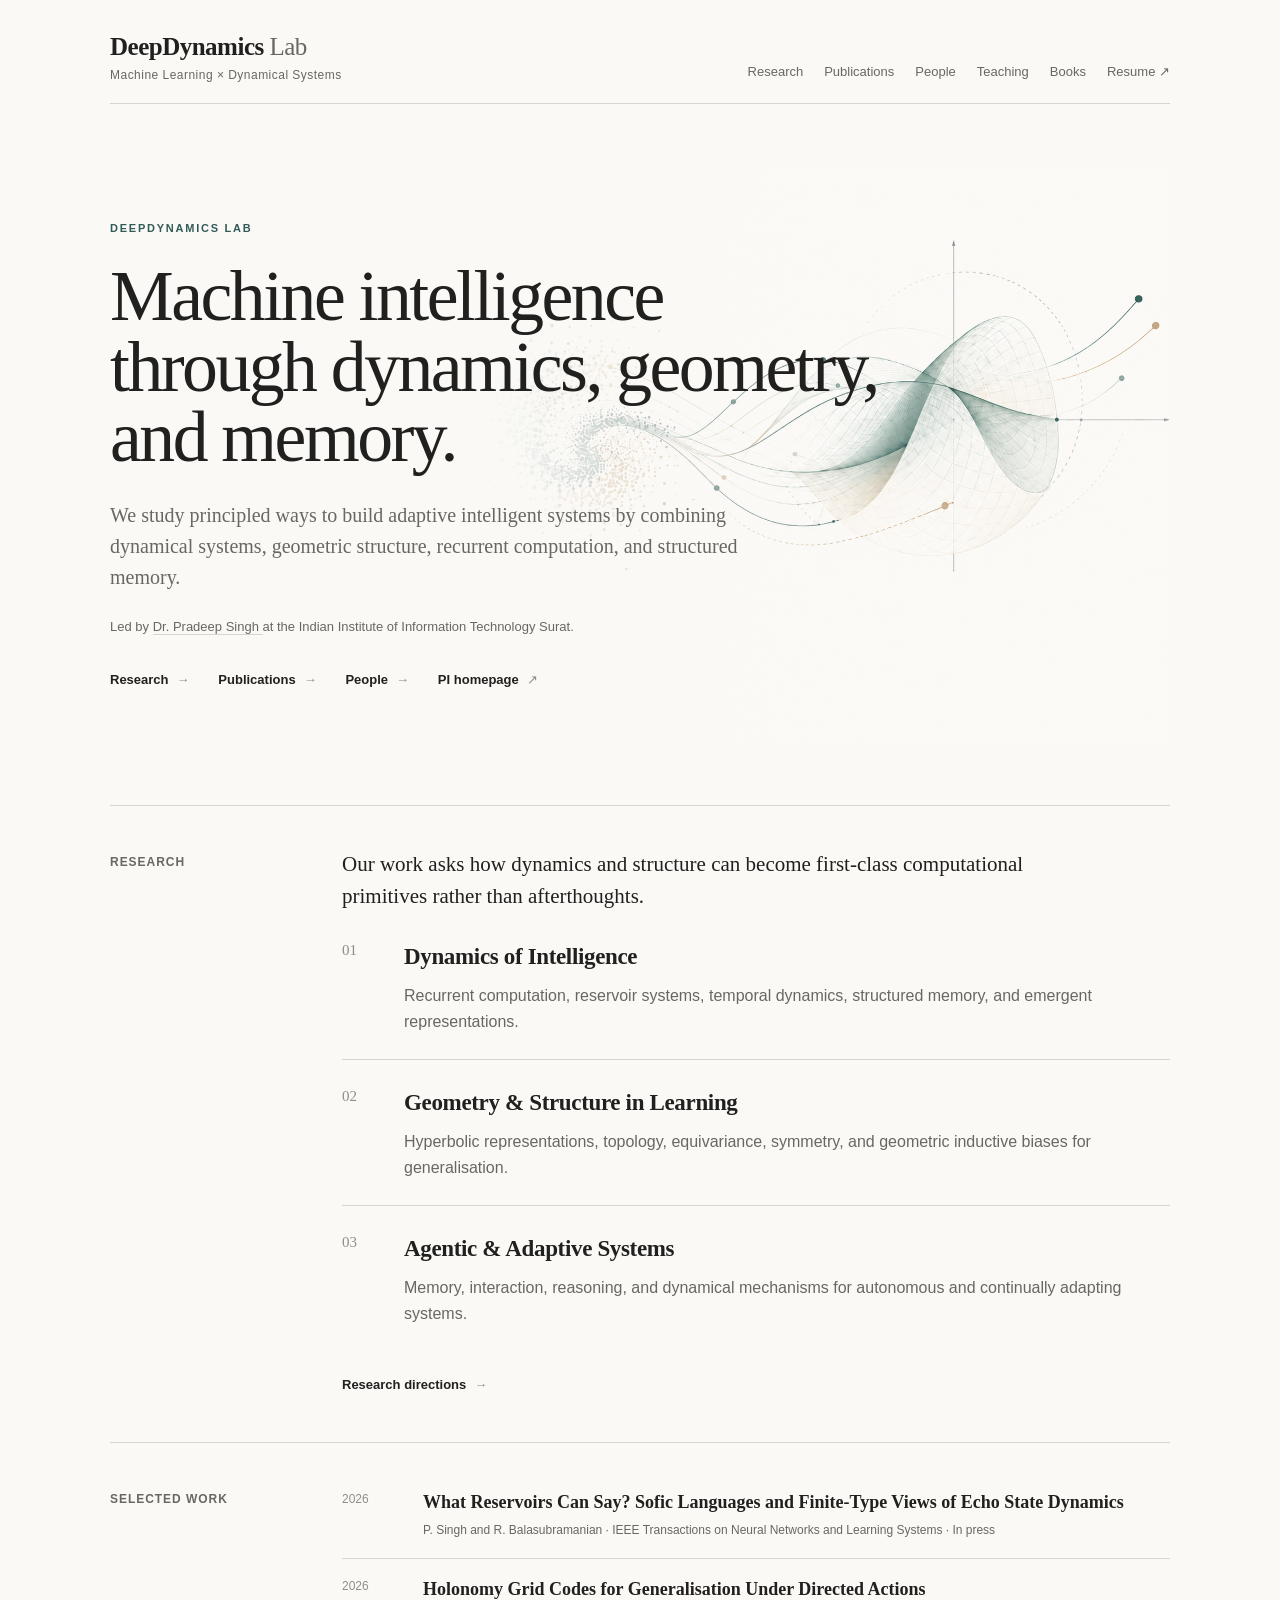
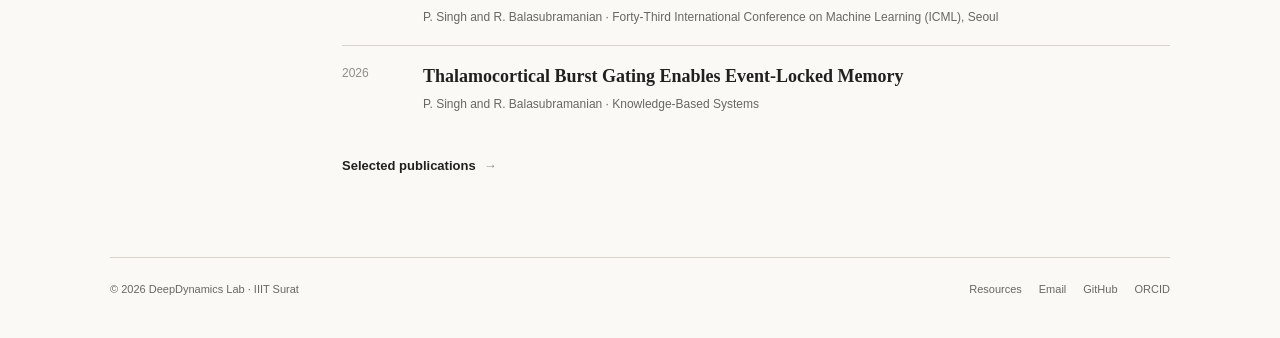
<file: index.html>
<!doctype html>
<html lang="en">

<head>
  <meta charset="utf-8">
  <meta name="viewport" content="width=device-width, initial-scale=1">

  <title>DeepDynamics Lab — IIIT Surat</title>

  <meta
    name="description"
    content="DeepDynamics Lab at IIIT Surat studies machine intelligence through dynamics, geometry, memory, and adaptive computation."
  >

  <meta name="theme-color" content="#faf9f6">

  <link rel="icon" type="image/png" href="favicon.png">
  <link rel="stylesheet" href="styles.css">
</head>


<body>

<div class="site">

  <!-- ======================================================
       HEADER
       ====================================================== -->

  <header class="site-header">

    <a class="identity" href="index.html" aria-label="DeepDynamics Lab home">

      <div class="wordmark">
        DeepDynamics <span>Lab</span>
      </div>

      <div class="identity-note">
        Machine Learning × Dynamical Systems
      </div>

    </a>


    <nav aria-label="Primary navigation">

      <a href="research.html">
        Research
      </a>

      <a href="publications.html">
        Publications
      </a>

      <a href="people.html">
        People
      </a>

      <a href="teaching.html">
        Teaching
      </a>

      <a href="books.html">
        Books
      </a>

      <a
        class="external"
        href="https://drive.google.com/file/d/1pDBHrLN4IbnpTVUFSkuonTu_IJqPFBeE/view"
        target="_blank"
        rel="noopener"
      >
        Resume ↗
      </a>

    </nav>

  </header>



  <main>

    <!-- ======================================================
         HERO
         art.png is rendered as a large background illustration
         ====================================================== -->

    <section class="hero">

      <div class="hero-copy">

        <p class="eyebrow">
          DeepDynamics Lab
        </p>


        <h1>
  <span>Machine intelligence</span>
  <span>through dynamics, geometry,</span>
  <span>and memory.</span>
</h1>


        <p class="dek">
          We study principled ways to build adaptive intelligent systems
          by combining dynamical systems, geometric structure,
          recurrent computation, and structured memory.
        </p>


        <p class="labline">

          Led by
          <a href="people.html">
            Dr. Pradeep Singh
          </a>

          at the Indian Institute of Information Technology Surat.

        </p>


        <div class="hero-links">

          <a class="text-link" href="research.html">
            Research
          </a>

          <a class="text-link" href="publications.html">
            Publications
          </a>

          <a class="text-link" href="people.html">
            People
          </a>

          <a
            class="text-link external"
            href="https://pradeepiitd.github.io/"
            target="_blank"
            rel="noopener"
          >
            PI homepage
          </a>

        </div>

      </div>

    </section>



    <!-- ======================================================
         RESEARCH
         ====================================================== -->

    <section class="section">

      <h2 class="section-title">
        Research
      </h2>


      <div class="section-body">

        <p class="section-lead">
          Our work asks how dynamics and structure can become
          first-class computational primitives rather than afterthoughts.
        </p>


        <ul class="theme-list">

          <li class="theme-item">

            <div class="theme-no">
              01
            </div>

            <div>

              <h3>
                Dynamics of Intelligence
              </h3>

              <p>
                Recurrent computation, reservoir systems, temporal dynamics,
                structured memory, and emergent representations.
              </p>

            </div>

          </li>



          <li class="theme-item">

            <div class="theme-no">
              02
            </div>

            <div>

              <h3>
                Geometry &amp; Structure in Learning
              </h3>

              <p>
                Hyperbolic representations, topology, equivariance,
                symmetry, and geometric inductive biases for generalisation.
              </p>

            </div>

          </li>



          <li class="theme-item">

            <div class="theme-no">
              03
            </div>

            <div>

              <h3>
                Agentic &amp; Adaptive Systems
              </h3>

              <p>
                Memory, interaction, reasoning, and dynamical mechanisms
                for autonomous and continually adapting systems.
              </p>

            </div>

          </li>

        </ul>


        <div class="page-actions">

          <a class="text-link" href="research.html">
            Research directions
          </a>

        </div>

      </div>

    </section>



    <!-- ======================================================
         SELECTED WORK
         ====================================================== -->

    <section class="section">

      <h2 class="section-title">
        Selected work
      </h2>


      <div class="section-body">

        <ul class="work-list">


          <li class="work-item">

            <div class="work-year">
              2026
            </div>


            <div>

              <h3 class="work-title">
                What Reservoirs Can Say? Sofic Languages and
                Finite-Type Views of Echo State Dynamics
              </h3>

              <div class="work-meta">
                P. Singh and R. Balasubramanian ·
                IEEE Transactions on Neural Networks and Learning Systems ·
                In press
              </div>

            </div>

          </li>



          <li class="work-item">

            <div class="work-year">
              2026
            </div>


            <div>

              <h3 class="work-title">
                Holonomy Grid Codes for Generalisation Under Directed Actions
              </h3>

              <div class="work-meta">
                P. Singh and R. Balasubramanian ·
                Forty-Third International Conference on Machine Learning
                (ICML), Seoul
              </div>

            </div>

          </li>



          <li class="work-item">

            <div class="work-year">
              2026
            </div>


            <div>

              <h3 class="work-title">

                <a
                  href="https://doi.org/10.1016/j.knosys.2025.114947"
                  target="_blank"
                  rel="noopener"
                >
                  Thalamocortical Burst Gating Enables Event-Locked Memory
                </a>

              </h3>


              <div class="work-meta">
                P. Singh and R. Balasubramanian ·
                Knowledge-Based Systems
              </div>

            </div>

          </li>

        </ul>


        <div class="page-actions">

          <a class="text-link" href="publications.html">
            Selected publications
          </a>

        </div>

      </div>

    </section>

  </main>



  <!-- ======================================================
       FOOTER
       ====================================================== -->

  <footer class="site-footer">

    <div>
      © <span data-year></span> DeepDynamics Lab · IIIT Surat
    </div>


    <div class="footer-links">

      <a href="resources.html">
        Resources
      </a>

      <a href="mailto:pradeep.singh@iiitsurat.ac.in">
        Email
      </a>

      <a
        href="https://github.com/deepdynamicsai"
        target="_blank"
        rel="noopener"
      >
        GitHub
      </a>

      <a
        href="https://orcid.org/0000-0002-5372-3355"
        target="_blank"
        rel="noopener"
      >
        ORCID
      </a>

    </div>

  </footer>

</div>


<script src="script.js"></script>

</body>

</html>
</file>
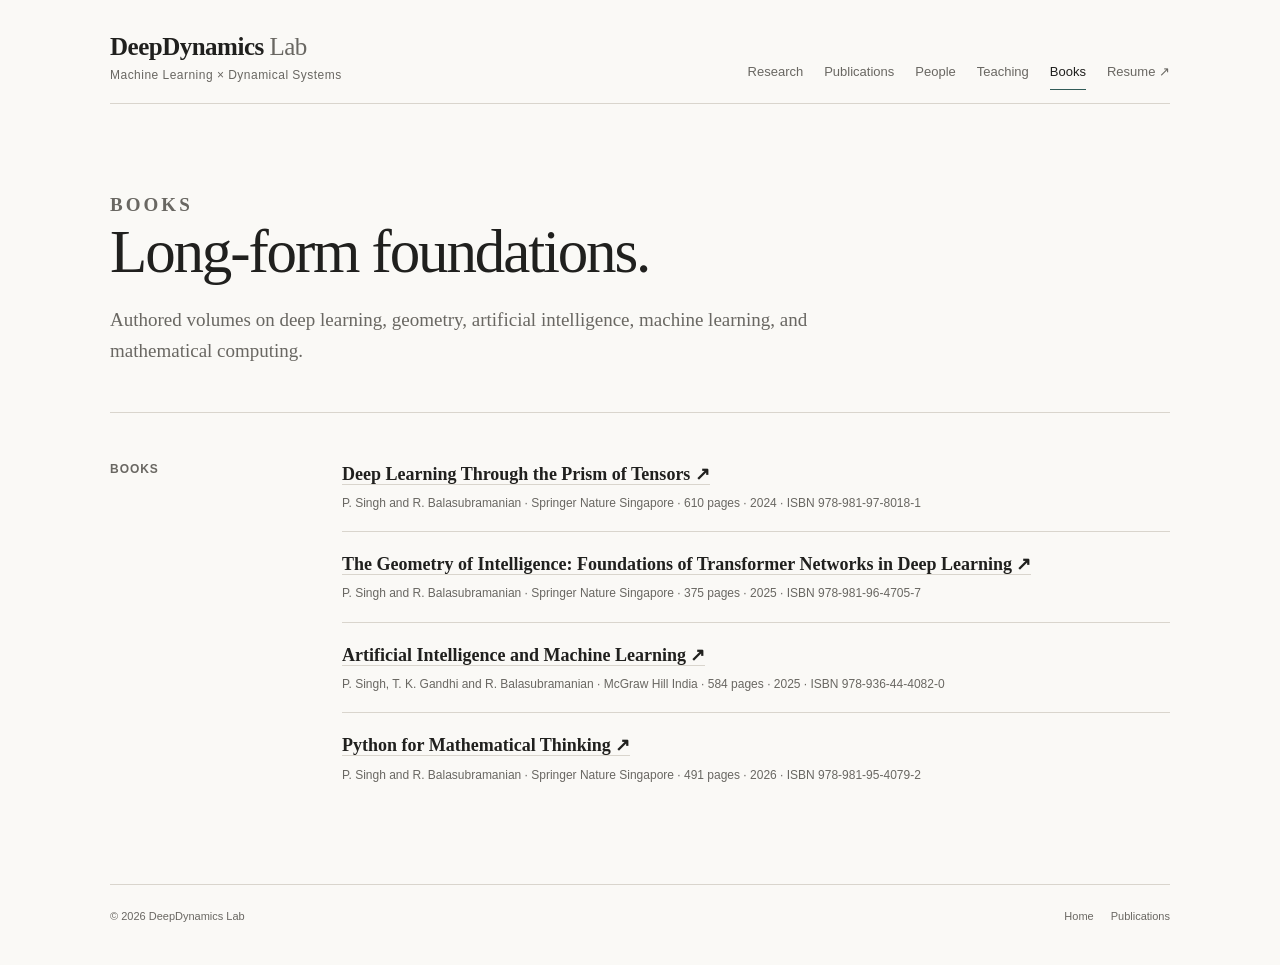
<file: books.html>
<!doctype html><html lang="en"><head>
<meta charset="utf-8"><meta name="viewport" content="width=device-width, initial-scale=1">
<title>Books — DeepDynamics Lab</title><meta name="description" content="Books authored by the principal investigator of DeepDynamics Lab."><meta name="theme-color" content="#faf9f6"><link rel="icon" type="image/png" href="favicon.png"><link rel="stylesheet" href="styles.css"></head><body>
<div class="site"><header class="site-header"><a class="identity" href="index.html"><div class="wordmark">DeepDynamics <span>Lab</span></div><div class="identity-note">Machine Learning × Dynamical Systems </div></a><nav><a href="research.html">Research</a><a href="publications.html">Publications</a><a href="people.html">People</a><a href="teaching.html">Teaching</a><a class="active" href="books.html">Books</a><a class="external" href="https://drive.google.com/file/d/1pDBHrLN4IbnpTVUFSkuonTu_IJqPFBeE/view" target="_blank" rel="noopener">Resume ↗</a></nav></header>
<main>
<section class="page-header"><p class="eyebrow">Books</p><h1>Long-form foundations.</h1><p>Authored volumes on deep learning, geometry, artificial intelligence, machine learning, and mathematical computing.</p></section>
<section class="section"><h2 class="section-title">Books</h2><div class="section-body"><ul class="book-list">
<li class="book-item"><div class="book-title"><a href="https://link.springer.com/book/9789819780181" target="_blank" rel="noopener">Deep Learning Through the Prism of Tensors ↗</a></div><div class="book-meta">P. Singh and R. Balasubramanian · Springer Nature Singapore · 610 pages · 2024 · ISBN 978-981-97-8018-1</div></li>
<li class="book-item"><div class="book-title"><a href="https://link.springer.com/book/9789819647057" target="_blank" rel="noopener">The Geometry of Intelligence: Foundations of Transformer Networks in Deep Learning ↗</a></div><div class="book-meta">P. Singh and R. Balasubramanian · Springer Nature Singapore · 375 pages · 2025 · ISBN 978-981-96-4705-7</div></li>
<li class="book-item"><div class="book-title"><a href="https://www.mheducation.co.in/artificial-intelligence-and-machine-learning-9789364440820-india#tab-label-product-description-title" target="_blank" rel="noopener">Artificial Intelligence and Machine Learning ↗</a></div><div class="book-meta">P. Singh, T. K. Gandhi and R. Balasubramanian · McGraw Hill India · 584 pages · 2025 · ISBN 978-936-44-4082-0</div></li>
<li class="book-item"><div class="book-title"><a href="https://link.springer.com/book/9789819540792" target="_blank" rel="noopener">Python for Mathematical Thinking ↗</a></div><div class="book-meta">P. Singh and R. Balasubramanian · Springer Nature Singapore · 491 pages · 2026 · ISBN 978-981-95-4079-2</div></li>
</ul></div></section>
</main><footer class="site-footer"><div>© <span data-year></span> DeepDynamics Lab</div><div class="footer-links"><a href="index.html">Home</a><a href="publications.html">Publications</a></div></footer></div><script src="script.js"></script></body></html>
</file>
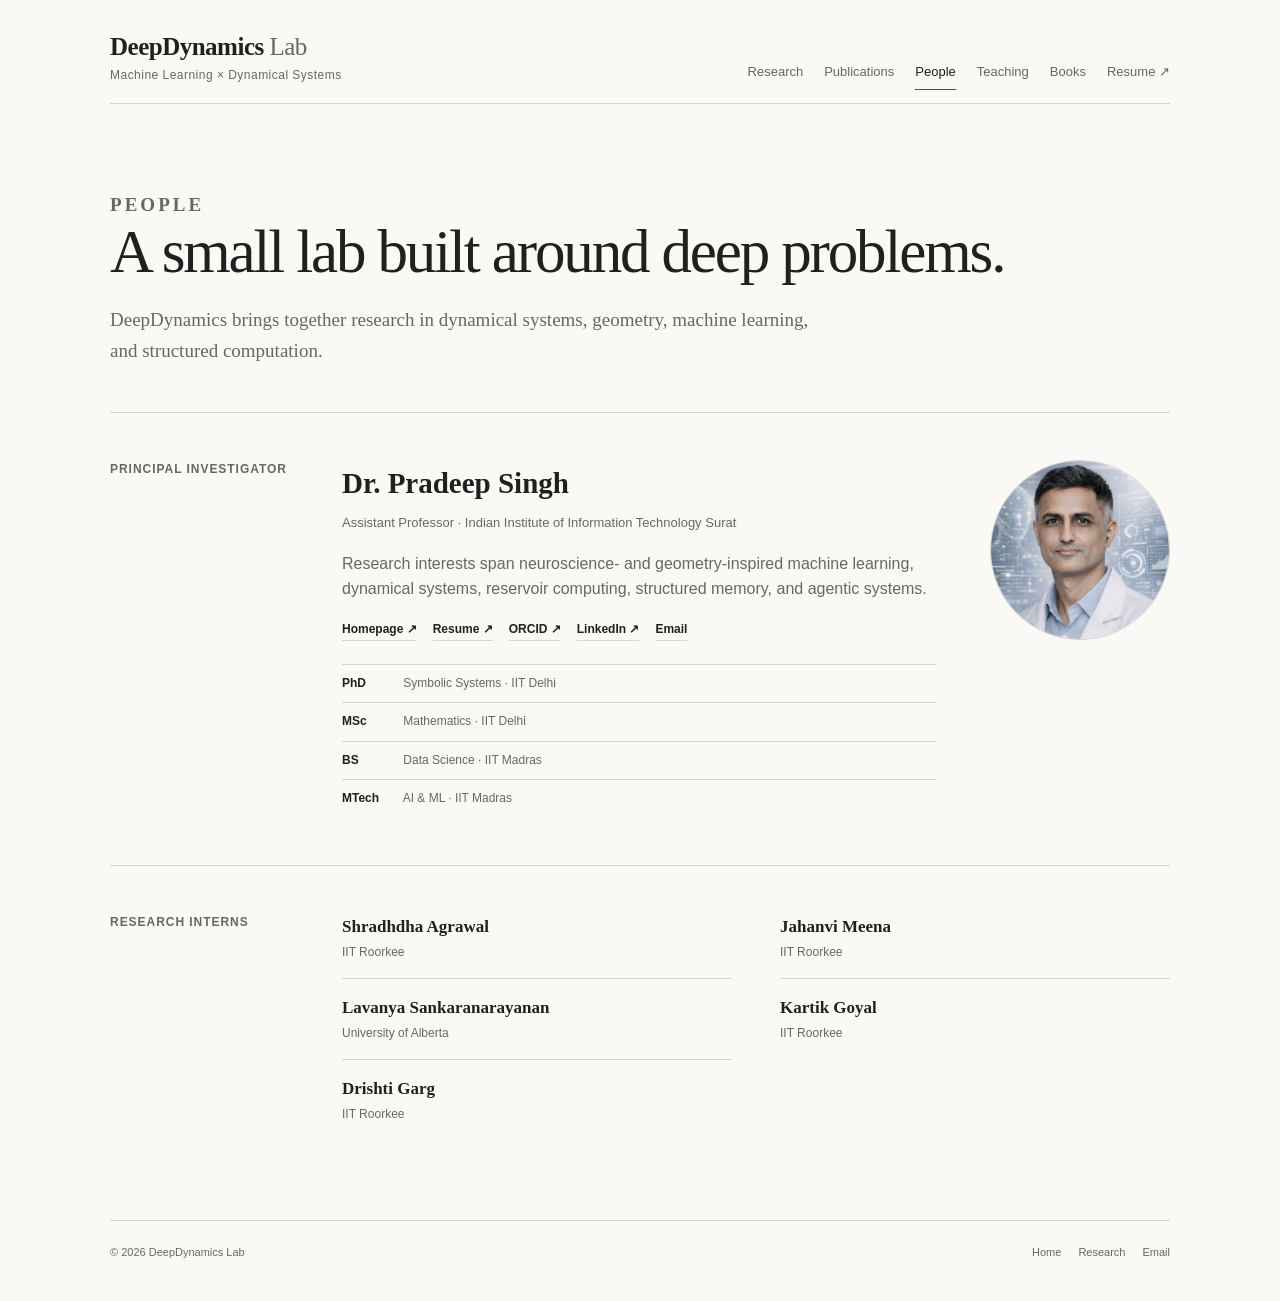
<file: people.html>
<!doctype html><html lang="en"><head>
<meta charset="utf-8"><meta name="viewport" content="width=device-width, initial-scale=1">
<title>People — DeepDynamics Lab</title><meta name="description" content="People at DeepDynamics Lab, IIIT Surat."><meta name="theme-color" content="#faf9f6"><link rel="icon" type="image/png" href="favicon.png"><link rel="stylesheet" href="styles.css"></head><body>
<div class="site"><header class="site-header"><a class="identity" href="index.html"><div class="wordmark">DeepDynamics <span>Lab</span></div><div class="identity-note">Machine Learning × Dynamical Systems</div></a><nav><a href="research.html">Research</a><a href="publications.html">Publications</a><a class="active" href="people.html">People</a><a href="teaching.html">Teaching</a><a href="books.html">Books</a><a class="external" href="https://drive.google.com/file/d/1pDBHrLN4IbnpTVUFSkuonTu_IJqPFBeE/view" target="_blank" rel="noopener">Resume ↗</a></nav></header>
<main>
<section class="page-header"><p class="eyebrow">People</p><h1>A small lab built around deep problems.</h1><p>DeepDynamics brings together research in dynamical systems, geometry, machine learning, and structured computation.</p></section>
<section class="section"><h2 class="section-title">Principal investigator</h2><div class="section-body pi-profile"><div><h2>Dr. Pradeep Singh</h2><p class="pi-role">Assistant Professor · Indian Institute of Information Technology Surat</p><p>Research interests span neuroscience- and geometry-inspired machine learning, dynamical systems, reservoir computing, structured memory, and agentic systems.</p><div class="inline-links"><a href="https://pradeepiitd.github.io/" target="_blank" rel="noopener">Homepage ↗</a><a href="https://drive.google.com/file/d/1pDBHrLN4IbnpTVUFSkuonTu_IJqPFBeE/view" target="_blank" rel="noopener">Resume ↗</a><a href="https://orcid.org/0000-0002-5372-3355" target="_blank" rel="noopener">ORCID ↗</a><a href="https://www.linkedin.com/in/psiitd/" target="_blank" rel="noopener">LinkedIn ↗</a><a href="mailto:pradeep.singh@iiitsurat.ac.in">Email</a></div><ul class="degree-list"><li><strong>PhD</strong> Symbolic Systems · IIT Delhi</li><li><strong>MSc</strong> Mathematics · IIT Delhi</li><li><strong>BS</strong> Data Science · IIT Madras</li><li><strong>MTech</strong> AI & ML · IIT Madras</li></ul></div><img class="portrait" src="pradeep.png" alt="Dr. S. Pradeep"></div></section>
<section class="section"><h2 class="section-title">Research interns</h2><div class="section-body"><ul class="people-list"><li><div class="people-name">Shradhdha Agrawal</div><div class="people-affil">IIT Roorkee</div></li><li><div class="people-name">Jahanvi Meena</div><div class="people-affil">IIT Roorkee</div></li><li><div class="people-name">Lavanya Sankaranarayanan</div><div class="people-affil">University of Alberta</div></li><li><div class="people-name">Kartik Goyal</div><div class="people-affil">IIT Roorkee</div></li><li><div class="people-name">Drishti Garg</div><div class="people-affil">IIT Roorkee</div></li></ul></div></section>
</main><footer class="site-footer"><div>© <span data-year></span> DeepDynamics Lab</div><div class="footer-links"><a href="index.html">Home</a><a href="research.html">Research</a><a href="mailto:pradeep.singh@iiitsurat.ac.in">Email</a></div></footer></div><script src="script.js"></script></body></html>
</file>
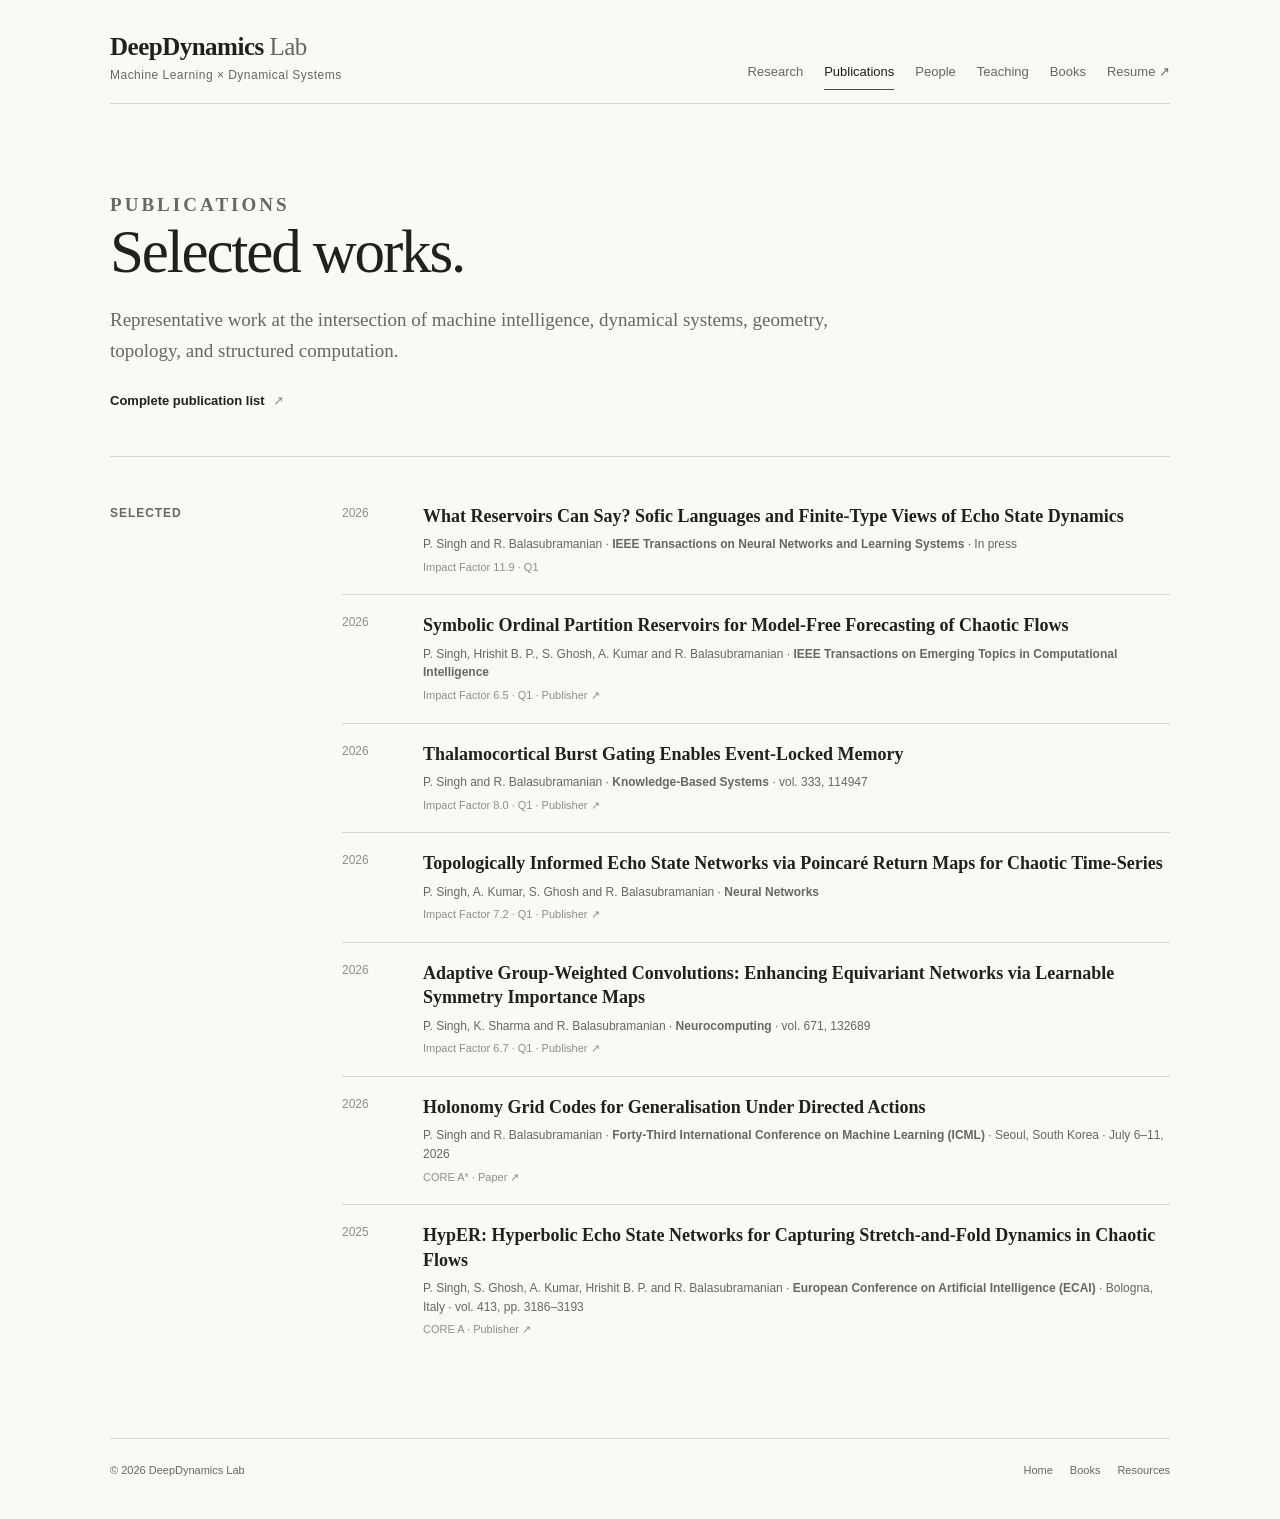
<file: publications.html>
<!doctype html><html lang="en"><head>
<meta charset="utf-8"><meta name="viewport" content="width=device-width, initial-scale=1">
<title>Publications — DeepDynamics Lab</title><meta name="description" content="Selected publications from DeepDynamics Lab."><meta name="theme-color" content="#faf9f6"><link rel="icon" type="image/png" href="favicon.png"><link rel="stylesheet" href="styles.css"></head><body>
<div class="site"><header class="site-header"><a class="identity" href="index.html"><div class="wordmark">DeepDynamics <span>Lab</span></div><div class="identity-note">Machine Learning × Dynamical Systems</div></a><nav><a href="research.html">Research</a><a class="active" href="publications.html">Publications</a><a href="people.html">People</a><a href="teaching.html">Teaching</a><a href="books.html">Books</a><a class="external" href="https://drive.google.com/file/d/1pDBHrLN4IbnpTVUFSkuonTu_IJqPFBeE/view" target="_blank" rel="noopener">Resume ↗</a></nav></header>
<main>
<section class="page-header"><p class="eyebrow">Publications</p><h1>Selected works.</h1><p>Representative work at the intersection of machine intelligence, dynamical systems, geometry, topology, and structured computation.</p><div class="page-actions"><a class="text-link external" href="https://drive.google.com/file/d/1MH9fBGe12Me9x_B-RLjzET-OrBUZmP-F/view" target="_blank" rel="noopener">Complete publication list</a></div></section>
<section class="section"><h2 class="section-title">Selected</h2><div class="section-body"><ul class="work-list">
<li class="work-item"><div class="work-year">2026</div><div><h2 class="work-title">What Reservoirs Can Say? Sofic Languages and Finite-Type Views of Echo State Dynamics</h2><div class="work-meta">P. Singh and R. Balasubramanian · <strong>IEEE Transactions on Neural Networks and Learning Systems</strong> · In press</div><div class="work-notes">Impact Factor 11.9 · Q1</div></div></li>
<li class="work-item"><div class="work-year">2026</div><div><h2 class="work-title"><a href="https://doi.org/10.1109/TETCI.2026.3701390" target="_blank" rel="noopener">Symbolic Ordinal Partition Reservoirs for Model-Free Forecasting of Chaotic Flows</a></h2><div class="work-meta">P. Singh, Hrishit B. P., S. Ghosh, A. Kumar and R. Balasubramanian · <strong>IEEE Transactions on Emerging Topics in Computational Intelligence</strong></div><div class="work-notes">Impact Factor 6.5 · Q1 · <a href="https://doi.org/10.1109/TETCI.2026.3701390" target="_blank" rel="noopener">Publisher ↗</a></div></div></li>
<li class="work-item"><div class="work-year">2026</div><div><h2 class="work-title"><a href="https://doi.org/10.1016/j.knosys.2025.114947" target="_blank" rel="noopener">Thalamocortical Burst Gating Enables Event-Locked Memory</a></h2><div class="work-meta">P. Singh and R. Balasubramanian · <strong>Knowledge-Based Systems</strong> · vol. 333, 114947</div><div class="work-notes">Impact Factor 8.0 · Q1 · <a href="https://doi.org/10.1016/j.knosys.2025.114947" target="_blank" rel="noopener">Publisher ↗</a></div></div></li>
<li class="work-item"><div class="work-year">2026</div><div><h2 class="work-title"><a href="https://doi.org/10.1016/j.neunet.2026.109264" target="_blank" rel="noopener">Topologically Informed Echo State Networks via Poincaré Return Maps for Chaotic Time-Series</a></h2><div class="work-meta">P. Singh, A. Kumar, S. Ghosh and R. Balasubramanian · <strong>Neural Networks</strong></div><div class="work-notes">Impact Factor 7.2 · Q1 · <a href="https://doi.org/10.1016/j.neunet.2026.109264" target="_blank" rel="noopener">Publisher ↗</a></div></div></li>
<li class="work-item"><div class="work-year">2026</div><div><h2 class="work-title"><a href="https://doi.org/10.1016/j.neucom.2026.132689" target="_blank" rel="noopener">Adaptive Group-Weighted Convolutions: Enhancing Equivariant Networks via Learnable Symmetry Importance Maps</a></h2><div class="work-meta">P. Singh, K. Sharma and R. Balasubramanian · <strong>Neurocomputing</strong> · vol. 671, 132689</div><div class="work-notes">Impact Factor 6.7 · Q1 · <a href="https://doi.org/10.1016/j.neucom.2026.132689" target="_blank" rel="noopener">Publisher ↗</a></div></div></li>
<li class="work-item"><div class="work-year">2026</div><div><h2 class="work-title">Holonomy Grid Codes for Generalisation Under Directed Actions</h2><div class="work-meta">P. Singh and R. Balasubramanian · <strong>Forty-Third International Conference on Machine Learning (ICML)</strong> · Seoul, South Korea · July 6–11, 2026</div><div class="work-notes">CORE A* · <a href="https://drive.google.com/file/d/1HjIGmvItN6DhFFA5JbDzCMBHR8f39u__/view" target="_blank" rel="noopener">Paper ↗</a></div></div></li>
<li class="work-item"><div class="work-year">2025</div><div><h2 class="work-title"><a href="https://ebooks.iospress.nl/doi/10.3233/FAIA251184" target="_blank" rel="noopener">HypER: Hyperbolic Echo State Networks for Capturing Stretch-and-Fold Dynamics in Chaotic Flows</a></h2><div class="work-meta">P. Singh, S. Ghosh, A. Kumar, Hrishit B. P. and R. Balasubramanian · <strong>European Conference on Artificial Intelligence (ECAI)</strong> · Bologna, Italy · vol. 413, pp. 3186–3193</div><div class="work-notes">CORE A · <a href="https://ebooks.iospress.nl/doi/10.3233/FAIA251184" target="_blank" rel="noopener">Publisher ↗</a></div></div></li>
</ul></div></section>
</main><footer class="site-footer"><div>© <span data-year></span> DeepDynamics Lab</div><div class="footer-links"><a href="index.html">Home</a><a href="books.html">Books</a><a href="resources.html">Resources</a></div></footer></div><script src="script.js"></script></body></html>
</file>
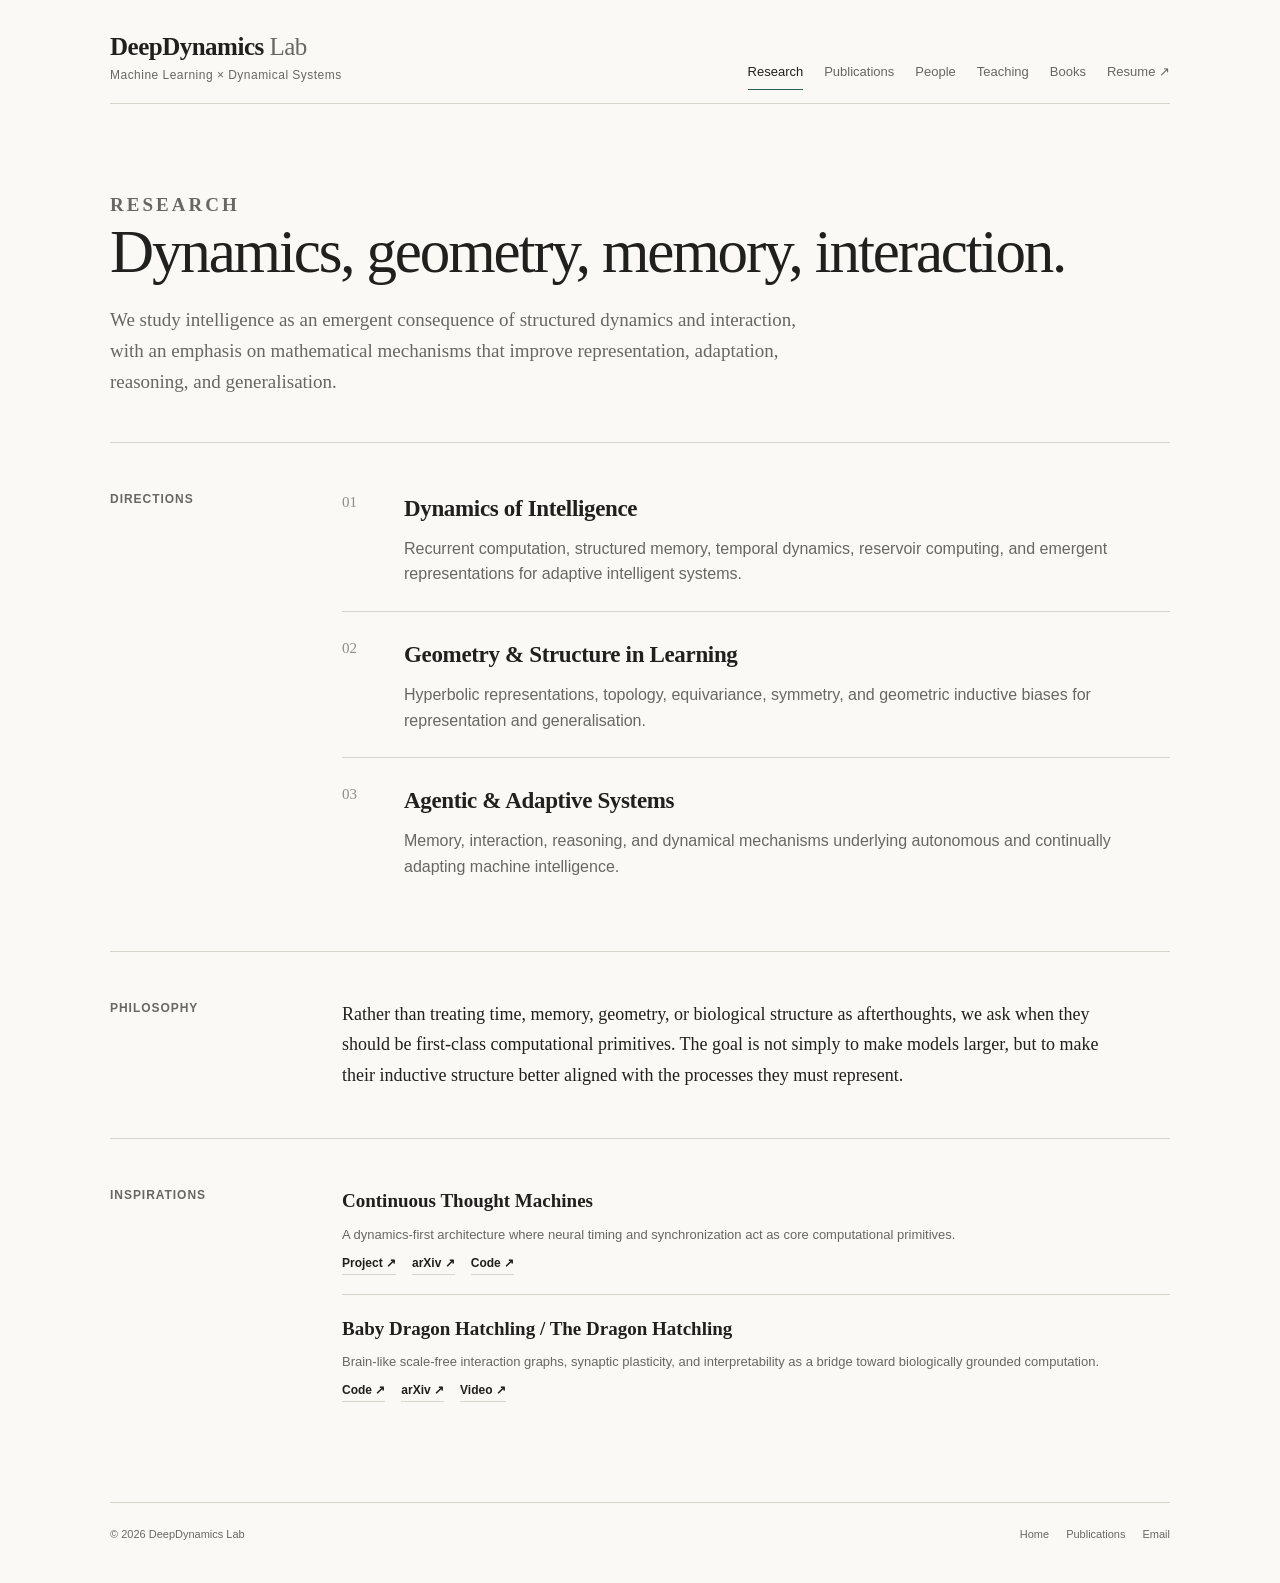
<file: research.html>
<!doctype html><html lang="en"><head>
<meta charset="utf-8"><meta name="viewport" content="width=device-width, initial-scale=1">
<title>Research — DeepDynamics Lab</title><meta name="description" content="Research directions at DeepDynamics Lab, IIIT Surat."><meta name="theme-color" content="#faf9f6"><link rel="icon" type="image/png" href="favicon.png"><link rel="stylesheet" href="styles.css"></head><body>
<div class="site"><header class="site-header"><a class="identity" href="index.html"><div class="wordmark">DeepDynamics <span>Lab</span></div><div class="identity-note">Machine Learning × Dynamical Systems</div></a><nav><a class="active" href="research.html">Research</a><a href="publications.html">Publications</a><a href="people.html">People</a><a href="teaching.html">Teaching</a><a href="books.html">Books</a><a class="external" href="https://drive.google.com/file/d/1pDBHrLN4IbnpTVUFSkuonTu_IJqPFBeE/view" target="_blank" rel="noopener">Resume ↗</a></nav></header>
<main>
<section class="page-header"><p class="eyebrow">Research</p><h1>Dynamics, geometry, memory, interaction.</h1><p>We study intelligence as an emergent consequence of structured dynamics and interaction, with an emphasis on mathematical mechanisms that improve representation, adaptation, reasoning, and generalisation.</p></section>
<section class="section"><h2 class="section-title">Directions</h2><div class="section-body"><ul class="theme-list">
<li class="theme-item"><div class="theme-no">01</div><div><h2>Dynamics of Intelligence</h2><p>Recurrent computation, structured memory, temporal dynamics, reservoir computing, and emergent representations for adaptive intelligent systems.</p></div></li>
<li class="theme-item"><div class="theme-no">02</div><div><h2>Geometry & Structure in Learning</h2><p>Hyperbolic representations, topology, equivariance, symmetry, and geometric inductive biases for representation and generalisation.</p></div></li>
<li class="theme-item"><div class="theme-no">03</div><div><h2>Agentic & Adaptive Systems</h2><p>Memory, interaction, reasoning, and dynamical mechanisms underlying autonomous and continually adapting machine intelligence.</p></div></li>
</ul></div></section>
<section class="section"><h2 class="section-title">Philosophy</h2><div class="section-body prose"><p>Rather than treating time, memory, geometry, or biological structure as afterthoughts, we ask when they should be first-class computational primitives. The goal is not simply to make models larger, but to make their inductive structure better aligned with the processes they must represent.</p></div></section>
<section class="section"><h2 class="section-title">Inspirations</h2><div class="section-body">
<div class="inspiration"><h3><a href="https://pub.sakana.ai/ctm/" target="_blank" rel="noopener">Continuous Thought Machines</a></h3><p>A dynamics-first architecture where neural timing and synchronization act as core computational primitives.</p><div class="inline-links"><a href="https://pub.sakana.ai/ctm/" target="_blank" rel="noopener">Project ↗</a><a href="https://arxiv.org/abs/2505.05522" target="_blank" rel="noopener">arXiv ↗</a><a href="https://github.com/SakanaAI/continuous-thought-machines" target="_blank" rel="noopener">Code ↗</a></div></div>
<div class="inspiration"><h3><a href="https://github.com/pathwaycom/bdh" target="_blank" rel="noopener">Baby Dragon Hatchling / The Dragon Hatchling</a></h3><p>Brain-like scale-free interaction graphs, synaptic plasticity, and interpretability as a bridge toward biologically grounded computation.</p><div class="inline-links"><a href="https://github.com/pathwaycom/bdh" target="_blank" rel="noopener">Code ↗</a><a href="https://arxiv.org/abs/2509.26507" target="_blank" rel="noopener">arXiv ↗</a><a href="https://www.youtube.com/watch?v=mfV44-mtg7c" target="_blank" rel="noopener">Video ↗</a></div></div>
</div></section>
</main><footer class="site-footer"><div>© <span data-year></span> DeepDynamics Lab</div><div class="footer-links"><a href="index.html">Home</a><a href="publications.html">Publications</a><a href="mailto:pradeep.singh@iiitsurat.ac.in">Email</a></div></footer></div><script src="script.js"></script></body></html>
</file>
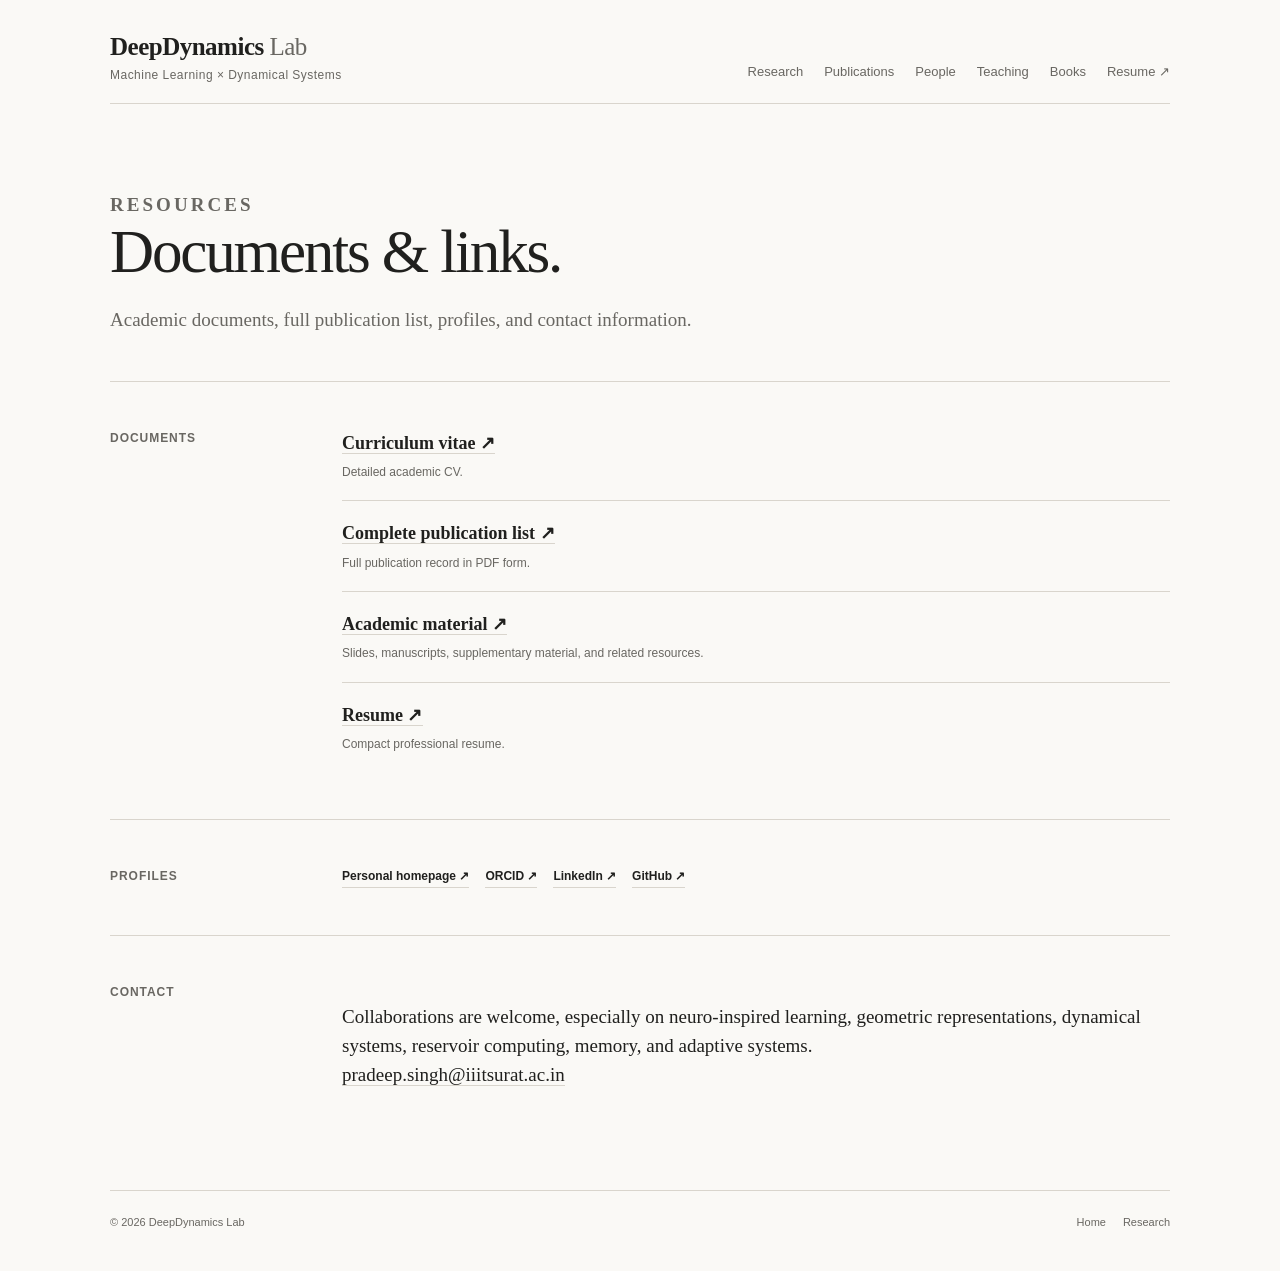
<file: resources.html>
<!doctype html><html lang="en"><head>
<meta charset="utf-8"><meta name="viewport" content="width=device-width, initial-scale=1">
<title>Resources — DeepDynamics Lab</title><meta name="description" content="Documents, profiles, and contact information for DeepDynamics Lab."><meta name="theme-color" content="#faf9f6"><link rel="icon" type="image/png" href="favicon.png"><link rel="stylesheet" href="styles.css"></head><body>
<div class="site"><header class="site-header"><a class="identity" href="index.html"><div class="wordmark">DeepDynamics <span>Lab</span></div><div class="identity-note">Machine Learning × Dynamical Systems</div></a><nav><a href="research.html">Research</a><a href="publications.html">Publications</a><a href="people.html">People</a><a href="teaching.html">Teaching</a><a href="books.html">Books</a><a class="external" href="https://drive.google.com/file/d/1pDBHrLN4IbnpTVUFSkuonTu_IJqPFBeE/view" target="_blank" rel="noopener">Resume ↗</a></nav></header>
<main>
<section class="page-header"><p class="eyebrow">Resources</p><h1>Documents & links.</h1><p>Academic documents, full publication list, profiles, and contact information.</p></section>
<section class="section"><h2 class="section-title">Documents</h2><div class="section-body"><ul class="link-list">
<li class="resource-item"><div class="resource-title"><a href="https://drive.google.com/file/d/1ygMI42JPWckaMPvj8bnyHL1bq5O3bS6b/view" target="_blank" rel="noopener">Curriculum vitae ↗</a></div><div class="resource-meta">Detailed academic CV.</div></li>
<li class="resource-item"><div class="resource-title"><a href="https://drive.google.com/file/d/1MH9fBGe12Me9x_B-RLjzET-OrBUZmP-F/view" target="_blank" rel="noopener">Complete publication list ↗</a></div><div class="resource-meta">Full publication record in PDF form.</div></li>
<li class="resource-item"><div class="resource-title"><a href="https://drive.google.com/drive/u/0/folders/1_A042CW2jvxieX1LlaILB3m4efbC0fyT" target="_blank" rel="noopener">Academic material ↗</a></div><div class="resource-meta">Slides, manuscripts, supplementary material, and related resources.</div></li>
<li class="resource-item"><div class="resource-title"><a href="https://drive.google.com/file/d/1pDBHrLN4IbnpTVUFSkuonTu_IJqPFBeE/view" target="_blank" rel="noopener">Resume ↗</a></div><div class="resource-meta">Compact professional resume.</div></li>
</ul></div></section>
<section class="section"><h2 class="section-title">Profiles</h2><div class="section-body"><div class="inline-links"><a href="https://pradeepiitd.github.io/" target="_blank" rel="noopener">Personal homepage ↗</a><a href="https://orcid.org/0000-0002-5372-3355" target="_blank" rel="noopener">ORCID ↗</a><a href="https://www.linkedin.com/in/psiitd/" target="_blank" rel="noopener">LinkedIn ↗</a><a href="https://github.com/deepdynamicsai" target="_blank" rel="noopener">GitHub ↗</a></div></div></section>
<section class="section"><h2 class="section-title">Contact</h2><div class="section-body"><p class="contact-line">Collaborations are welcome, especially on neuro-inspired learning, geometric representations, dynamical systems, reservoir computing, memory, and adaptive systems.<br><a href="mailto:pradeep.singh@iiitsurat.ac.in">pradeep.singh@iiitsurat.ac.in</a></p></div></section>
</main><footer class="site-footer"><div>© <span data-year></span> DeepDynamics Lab</div><div class="footer-links"><a href="index.html">Home</a><a href="research.html">Research</a></div></footer></div><script src="script.js"></script></body></html>
</file>
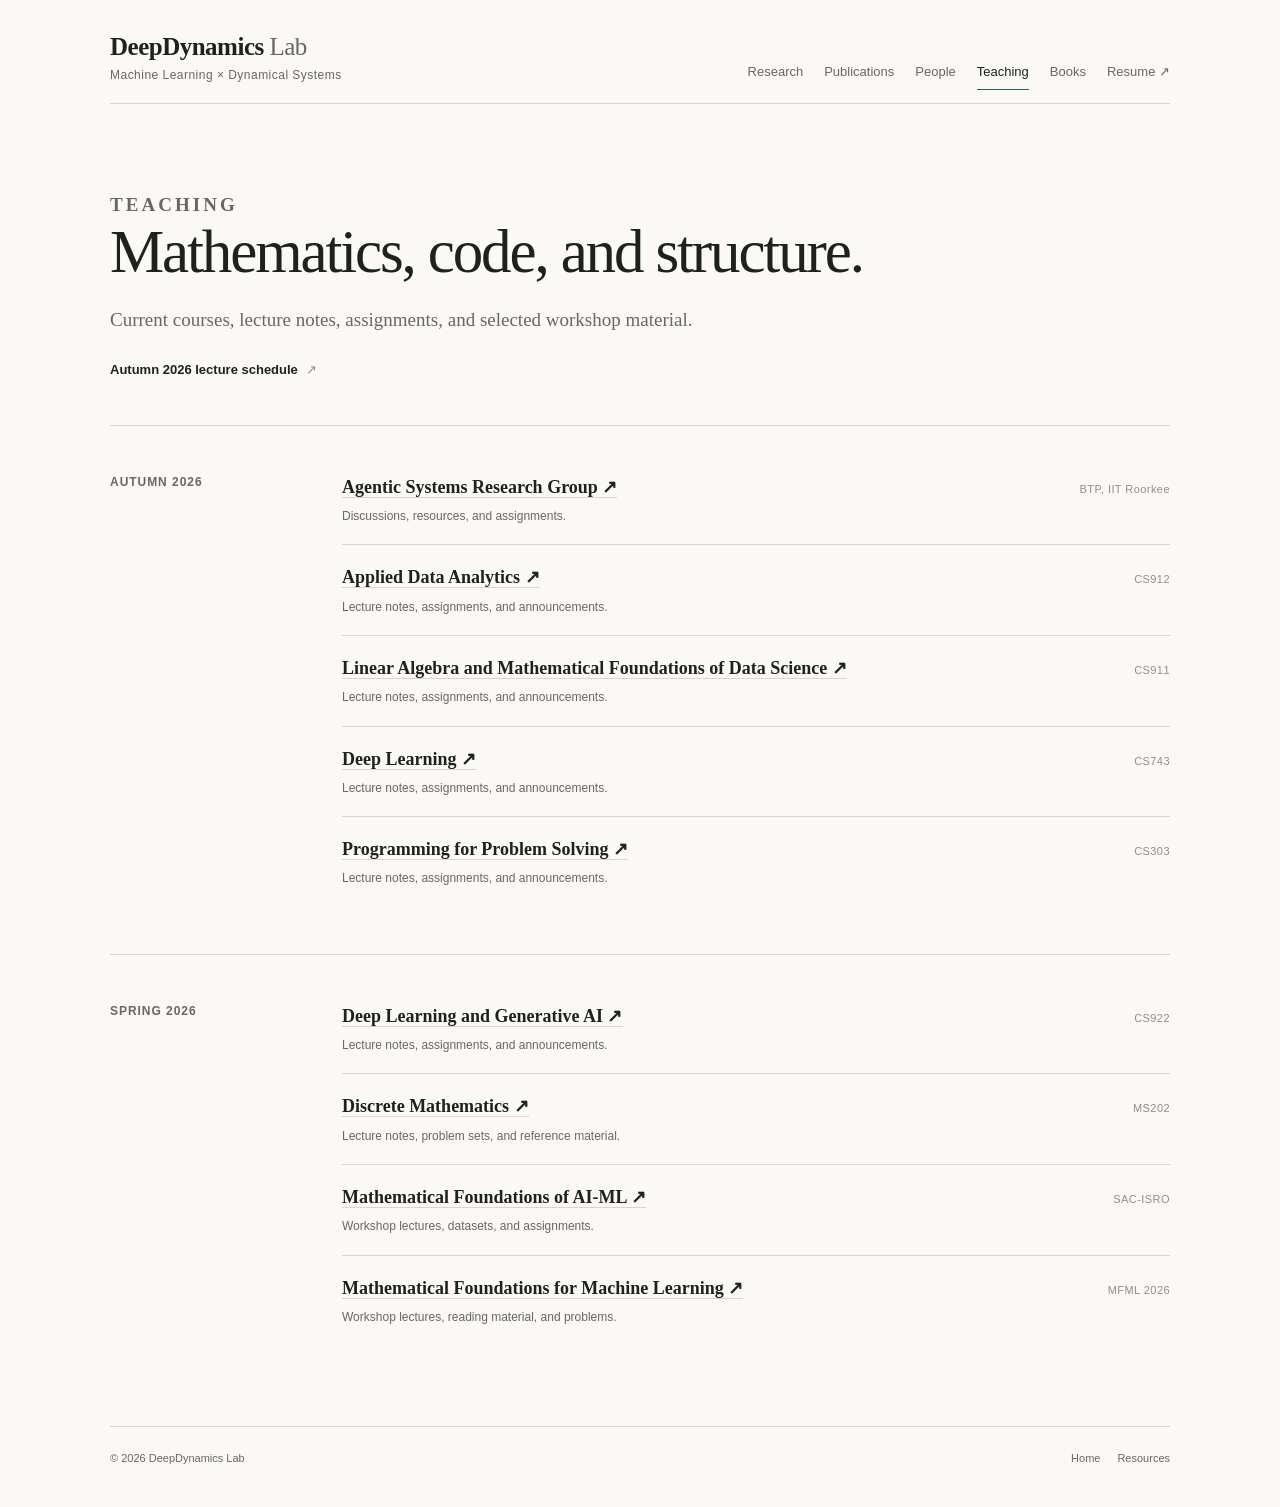
<file: teaching.html>
<!doctype html><html lang="en"><head>
<meta charset="utf-8"><meta name="viewport" content="width=device-width, initial-scale=1">
<title>Teaching — DeepDynamics Lab</title><meta name="description" content="Courses and teaching material from DeepDynamics Lab."><meta name="theme-color" content="#faf9f6"><link rel="icon" type="image/png" href="favicon.png"><link rel="stylesheet" href="styles.css"></head><body>
<div class="site"><header class="site-header"><a class="identity" href="index.html"><div class="wordmark">DeepDynamics <span>Lab</span></div><div class="identity-note">Machine Learning × Dynamical Systems </div></a><nav><a href="research.html">Research</a><a href="publications.html">Publications</a><a href="people.html">People</a><a class="active" href="teaching.html">Teaching</a><a href="books.html">Books</a><a class="external" href="https://drive.google.com/file/d/1pDBHrLN4IbnpTVUFSkuonTu_IJqPFBeE/view" target="_blank" rel="noopener">Resume ↗</a></nav></header>
<main>
<section class="page-header"><p class="eyebrow">Teaching</p><h1>Mathematics, code, and structure.</h1><p>Current courses, lecture notes, assignments, and selected workshop material.</p><div class="page-actions"><a class="text-link external" href="https://docs.google.com/document/d/1vLS2kdQ_rW-qlXO3ZKNEZBrOgoMH0zqH/edit?usp=sharing&ouid=103117962240803210135&rtpof=true&sd=true" target="_blank" rel="noopener">Autumn 2026 lecture schedule</a></div></section>
<section class="section"><h2 class="section-title">Autumn 2026</h2><div class="section-body"><ul class="course-list">
  <li class="course-item"><div class="course-head"><div class="course-title"><a href="https://drive.google.com/drive/folders/1y60d9BrxtWD8-MxBgPhGWfCoN34w6k5j?usp=sharing" target="_blank" rel="noopener">Agentic Systems Research Group ↗</a></div><div class="course-code">BTP, IIT Roorkee</div></div><div class="course-meta">Discussions, resources, and assignments.</div></li>
  <li class="course-item"><div class="course-head"><div class="course-title"><a href="https://drive.google.com/drive/folders/1IotHa7K9b453WufP8IUR6auBPFOMYxhj?usp=sharing" target="_blank" rel="noopener">Applied Data Analytics ↗</a></div><div class="course-code">CS912</div></div><div class="course-meta">Lecture notes, assignments, and announcements.</div></li>
<li class="course-item"><div class="course-head"><div class="course-title"><a href="https://drive.google.com/drive/folders/1PWBWpBy702ISAtIdtXqQRYYeCIEdklM6?usp=sharing" target="_blank" rel="noopener">Linear Algebra and Mathematical Foundations of Data Science ↗</a></div><div class="course-code">CS911</div></div><div class="course-meta">Lecture notes, assignments, and announcements.</div></li>
<li class="course-item"><div class="course-head"><div class="course-title"><a href="https://drive.google.com/drive/folders/1v-QmMn8BBYsWXSVH2VjUUVuiDNzxQylT?usp=sharing" target="_blank" rel="noopener">Deep Learning ↗</a></div><div class="course-code">CS743</div></div><div class="course-meta">Lecture notes, assignments, and announcements.</div></li>
<li class="course-item"><div class="course-head"><div class="course-title"><a href="https://drive.google.com/drive/folders/1XvfKRuFw70SdN7R2gO7VRJYQWxsQ2rTZ?usp=sharing" target="_blank" rel="noopener">Programming for Problem Solving ↗</a></div><div class="course-code">CS303</div></div><div class="course-meta">Lecture notes, assignments, and announcements.</div></li>
</ul></div></section>
<section class="section"><h2 class="section-title">Spring 2026</h2><div class="section-body"><ul class="course-list">
<li class="course-item"><div class="course-head"><div class="course-title"><a href="https://drive.google.com/drive/folders/1HNgeqBgdmN8F73YMzAn8Q-67NTnHGwAX?usp=drive_link" target="_blank" rel="noopener">Deep Learning and Generative AI ↗</a></div><div class="course-code">CS922</div></div><div class="course-meta">Lecture notes, assignments, and announcements.</div></li>
<li class="course-item"><div class="course-head"><div class="course-title"><a href="https://drive.google.com/drive/folders/1lTVq3TZjyWjJkgoTFS-nIzGzI7Ut-mSf?usp=sharing" target="_blank" rel="noopener">Discrete Mathematics ↗</a></div><div class="course-code">MS202</div></div><div class="course-meta">Lecture notes, problem sets, and reference material.</div></li>
<li class="course-item"><div class="course-head"><div class="course-title"><a href="https://drive.google.com/drive/folders/1zPq7xY8jZAxV2dJti00zR7wxQHtIX2zr?usp=sharing" target="_blank" rel="noopener">Mathematical Foundations of AI-ML ↗</a></div><div class="course-code">SAC-ISRO</div></div><div class="course-meta">Workshop lectures, datasets, and assignments.</div></li>
<li class="course-item"><div class="course-head"><div class="course-title"><a href="https://drive.google.com/drive/folders/1Iobu4_JxKSoQBeCa6qL7gwT0TfoQOgeq?usp=sharing" target="_blank" rel="noopener">Mathematical Foundations for Machine Learning ↗</a></div><div class="course-code">MFML 2026</div></div><div class="course-meta">Workshop lectures, reading material, and problems.</div></li>
</ul></div></section>
</main><footer class="site-footer"><div>© <span data-year></span> DeepDynamics Lab</div><div class="footer-links"><a href="index.html">Home</a><a href="resources.html">Resources</a></div></footer></div><script src="script.js"></script></body></html>
</file>
<file: styles.css>
:root {
  --paper: #faf9f6;
  --paper-2: #f3f1ec;
  --ink: #20201e;
  --muted: #696762;
  --faint: #918e87;
  --rule: #d9d5cd;
  --accent: #315b57;
  --accent-soft: #e8efed;
  --max: 1060px;
  --serif: "Iowan Old Style", "Palatino Linotype", Palatino, "Book Antiqua", Georgia, serif;
  --sans: Inter, ui-sans-serif, -apple-system, BlinkMacSystemFont, "Segoe UI", Helvetica, Arial, sans-serif;
}

* { box-sizing: border-box; }
html { scroll-behavior: smooth; }
body {
  margin: 0;
  background: var(--paper);
  color: var(--ink);
  font-family: var(--sans);
  line-height: 1.62;
  -webkit-font-smoothing: antialiased;
  text-rendering: optimizeLegibility;
}

a { color: inherit; text-decoration: none; }
a:hover { color: var(--accent); }
img { max-width: 100%; display: block; }

.site {
  width: min(calc(100% - 40px), var(--max));
  margin: 0 auto;
}

.site-header {
  display: grid;
  grid-template-columns: 1fr auto;
  gap: 28px;
  align-items: end;
  padding: 34px 0 18px;
  border-bottom: 1px solid var(--rule);
}

.identity { display: inline-block; }
.wordmark {
  font-family: var(--serif);
  font-size: 25px;
  line-height: 1;
  letter-spacing: -0.02em;
  font-weight: 700;
}
.wordmark span { font-weight: 400; color: var(--muted); }
.identity-note {
  margin-top: 7px;
  color: var(--muted);
  font-size: 12px;
  letter-spacing: .04em;
}

nav {
  display: flex;
  align-items: center;
  gap: 21px;
  flex-wrap: wrap;
  justify-content: flex-end;
}
nav a {
  position: relative;
  font-size: 13px;
  color: var(--muted);
  padding: 3px 0;
}
nav a::after {
  content: "";
  position: absolute;
  left: 0;
  right: 100%;
  bottom: -5px;
  height: 1px;
  background: var(--accent);
  transition: right .16s ease;
}
nav a:hover::after,
nav a.active::after { right: 0; }
nav a.active { color: var(--ink); }
nav a.external::after { display: none; }

main { padding-bottom: 34px; }

.hero {
  min-height: 510px;
  display: grid;
  grid-template-columns: minmax(0, 1fr) 230px;
  gap: 78px;
  align-items: center;
  padding: 72px 0 66px;
  border-bottom: 1px solid var(--rule);
}
.eyebrow {
  margin: 0 0 17px;
  color: var(--accent);
  font-size: 11px;
  font-weight: 650;
  letter-spacing: .16em;
  text-transform: uppercase;
}
.hero h1,
.page-header h1 {
  font-family: var(--serif);
  font-weight: 500;
  letter-spacing: -0.035em;
}
.hero h1 {
  max-width: 760px;
  margin: 0;
  font-size: clamp(44px, 6.3vw, 72px);
  line-height: .99;
}
.hero .dek {
  max-width: 670px;
  margin: 28px 0 0;
  color: var(--muted);
  font-family: var(--serif);
  font-size: 20px;
  line-height: 1.55;
}
.hero .labline {
  margin: 19px 0 0;
  color: var(--muted);
  font-size: 13px;
}
.hero .labline a { border-bottom: 1px solid var(--rule); }
.hero-links {
  display: flex;
  flex-wrap: wrap;
  gap: 18px 26px;
  margin-top: 30px;
}
.text-link {
  display: inline-flex;
  gap: 8px;
  align-items: baseline;
  font-size: 13px;
  font-weight: 650;
}
.text-link::after { content: "→"; font-weight: 400; color: var(--faint); transition: transform .15s ease; }
.text-link:hover::after { transform: translateX(3px); }
.text-link.external::after { content: "↗"; }

.portrait-wrap { align-self: center; }
.portrait {
  width: 210px;
  aspect-ratio: 1 / 1;
  object-fit: cover;
  object-position: center 18%;
  border-radius: 50%;
  filter: saturate(.72) contrast(.98);
  border: 1px solid var(--rule);
}
.portrait-caption {
  margin-top: 11px;
  color: var(--muted);
  font-size: 11px;
  line-height: 1.5;
}
.portrait-caption strong { color: var(--ink); font-weight: 650; }

.section {
  display: grid;
  grid-template-columns: 190px minmax(0, 1fr);
  gap: 42px;
  padding: 47px 0;
  border-bottom: 1px solid var(--rule);
}
.section:last-child { border-bottom: 0; }
.section-title {
  margin: 0;
  font-size: 12px;
  font-weight: 650;
  letter-spacing: .08em;
  text-transform: uppercase;
  color: var(--muted);
}
.section-body { min-width: 0; }
.section-lead {
  margin: -5px 0 25px;
  max-width: 720px;
  font-family: var(--serif);
  font-size: 21px;
  line-height: 1.55;
}

.work-list,
.plain-list,
.people-list,
.course-list,
.book-list,
.link-list,
.theme-list {
  list-style: none;
  margin: 0;
  padding: 0;
}
.work-item {
  display: grid;
  grid-template-columns: 62px minmax(0, 1fr);
  gap: 19px;
  padding: 18px 0;
  border-top: 1px solid var(--rule);
}
.work-item:first-child { border-top: 0; padding-top: 0; }
.work-year {
  color: var(--faint);
  font-size: 12px;
  font-variant-numeric: tabular-nums;
}
.work-title {
  margin: 0;
  font-family: var(--serif);
  font-size: 18px;
  line-height: 1.35;
  font-weight: 600;
}
.work-meta {
  margin-top: 7px;
  color: var(--muted);
  font-size: 12px;
  line-height: 1.55;
}
.work-notes {
  margin-top: 5px;
  color: var(--faint);
  font-size: 11px;
}

.page-header {
  padding: 65px 0 45px;
  border-bottom: 1px solid var(--rule);
}
.page-header h1 {
  margin: 0;
  font-size: clamp(42px, 5vw, 61px);
  line-height: 1.03;
}
.page-header p {
  max-width: 720px;
  margin: 21px 0 0;
  color: var(--muted);
  font-family: var(--serif);
  font-size: 19px;
}
.page-actions { margin-top: 23px; display: flex; flex-wrap: wrap; gap: 22px; }

.theme-item {
  display: grid;
  grid-template-columns: 44px minmax(0, 1fr);
  gap: 18px;
  padding: 24px 0;
  border-top: 1px solid var(--rule);
}
.theme-item:first-child { border-top: 0; padding-top: 0; }
.theme-no { color: var(--faint); font-family: var(--serif); font-size: 15px; }
.theme-item h2, .theme-item h3 {
  margin: 0 0 8px;
  font-family: var(--serif);
  font-size: 23px;
  font-weight: 600;
  letter-spacing: -.015em;
}
.theme-item p { margin: 0; color: var(--muted); max-width: 720px; }

.prose {
  max-width: 760px;
  font-family: var(--serif);
  font-size: 18px;
  line-height: 1.72;
}
.prose p { margin: 0 0 1.2em; }
.prose p:last-child { margin-bottom: 0; }

.inspiration {
  padding: 19px 0;
  border-top: 1px solid var(--rule);
}
.inspiration:first-child { border-top: 0; padding-top: 0; }
.inspiration h3 { margin: 0 0 7px; font-family: var(--serif); font-size: 19px; }
.inspiration p { margin: 0 0 9px; color: var(--muted); font-size: 13px; }
.inline-links { display: flex; flex-wrap: wrap; gap: 16px; }
.inline-links a { font-size: 12px; font-weight: 650; border-bottom: 1px solid var(--rule); }

.pi-profile {
  display: grid;
  grid-template-columns: minmax(0, 1fr) 180px;
  gap: 54px;
  align-items: start;
}
.pi-profile h2 { margin: 0 0 5px; font-family: var(--serif); font-size: 29px; font-weight: 600; }
.pi-role { margin: 0 0 18px; color: var(--muted); font-size: 13px; }
.pi-profile p { margin: 0 0 18px; max-width: 700px; color: var(--muted); }
.pi-profile .portrait { width: 180px; }
.degree-list { list-style: none; padding: 0; margin: 23px 0 0; }
.degree-list li { padding: 9px 0; border-top: 1px solid var(--rule); font-size: 12px; color: var(--muted); }
.degree-list strong { display: inline-block; min-width: 58px; color: var(--ink); font-weight: 650; }

.people-list {
  display: grid;
  grid-template-columns: repeat(2, minmax(0, 1fr));
  column-gap: 48px;
}
.people-list li { padding: 15px 0; border-top: 1px solid var(--rule); }
.people-list li:nth-child(-n+2) { border-top: 0; padding-top: 0; }
.people-name { font-family: var(--serif); font-size: 17px; font-weight: 600; }
.people-affil { margin-top: 3px; color: var(--muted); font-size: 12px; }

.course-item, .book-item, .resource-item {
  padding: 18px 0;
  border-top: 1px solid var(--rule);
}
.course-item:first-child, .book-item:first-child, .resource-item:first-child { border-top: 0; padding-top: 0; }
.course-head { display: flex; justify-content: space-between; gap: 20px; align-items: baseline; }
.course-title, .book-title, .resource-title {
  font-family: var(--serif);
  font-size: 18px;
  font-weight: 600;
}
.course-code { color: var(--faint); font-size: 11px; letter-spacing: .04em; }
.course-meta, .book-meta, .resource-meta { margin-top: 5px; color: var(--muted); font-size: 12px; }
.course-item a, .book-item a, .resource-item a { border-bottom: 1px solid var(--rule); }

.contact-line {
  font-family: var(--serif);
  font-size: 19px;
  line-height: 1.55;
}
.contact-line a { border-bottom: 1px solid var(--rule); }

.site-footer {
  display: flex;
  justify-content: space-between;
  gap: 24px;
  flex-wrap: wrap;
  padding: 23px 0 38px;
  border-top: 1px solid var(--rule);
  color: var(--muted);
  font-size: 11px;
}
.footer-links { display: flex; gap: 17px; flex-wrap: wrap; }
.footer-links a { border-bottom: 1px solid transparent; }
.footer-links a:hover { border-color: var(--rule); }

@media (max-width: 800px) {
  .site { width: min(calc(100% - 30px), var(--max)); }
  .site-header { grid-template-columns: 1fr; align-items: start; gap: 16px; padding-top: 25px; }
  nav { justify-content: flex-start; gap: 15px 19px; }
  .hero { grid-template-columns: 1fr 155px; gap: 35px; min-height: 0; padding: 55px 0; }
  .portrait { width: 155px; }
  .section { grid-template-columns: 145px minmax(0,1fr); gap: 28px; }
  .pi-profile { grid-template-columns: 1fr 150px; gap: 30px; }
  .pi-profile .portrait { width: 150px; }
}

@media (max-width: 600px) {
  .site { width: min(calc(100% - 26px), var(--max)); }
  .identity-note { display: none; }
  nav { flex-wrap: nowrap; overflow-x: auto; padding-bottom: 7px; scrollbar-width: none; }
  nav::-webkit-scrollbar { display: none; }
  .hero { grid-template-columns: 1fr; gap: 36px; padding: 48px 0 42px; }
  .portrait-wrap { display: grid; grid-template-columns: 120px 1fr; gap: 17px; align-items: end; }
  .portrait { width: 120px; }
  .portrait-caption { margin: 0 0 2px; }
  .hero .dek { font-size: 18px; }
  .section { grid-template-columns: 1fr; gap: 20px; padding: 35px 0; }
  .section-title { padding-bottom: 8px; border-bottom: 0; }
  .work-item { grid-template-columns: 46px minmax(0,1fr); gap: 13px; }
  .page-header { padding: 48px 0 35px; }
  .page-header p { font-size: 17px; }
  .pi-profile { grid-template-columns: 1fr; }
  .pi-profile .portrait { width: 130px; order: -1; }
  .people-list { grid-template-columns: 1fr; }
  .people-list li:nth-child(2) { border-top: 1px solid var(--rule); padding-top: 15px; }
  .course-head { display: block; }
  .course-code { display: block; margin-top: 4px; }
}

@media (prefers-reduced-motion: reduce) {
  html { scroll-behavior: auto; }
  nav a::after, .text-link::after { transition: none; }
}


.hero-art {
  margin: 0;
  width: 100%;
  align-self: center;
}

.hero-art-frame {
  position: relative;
  width: 100%;
  aspect-ratio: 4 / 3;
  overflow: hidden;
  border-radius: 6px;
  background: #f0eee8;
}

.hero-art-image {
  display: block;
  width: 100%;
  height: 100%;
  object-fit: cover;
}

/* =========================================================
   HERO
   ========================================================= */

.hero {
  display: grid;
  grid-template-columns: minmax(0, 0.85fr) minmax(0, 1.15fr);
  gap: clamp(3rem, 6vw, 6rem);
  align-items: center;

  padding-top: clamp(4rem, 8vw, 7rem);
  padding-bottom: clamp(4rem, 8vw, 7rem);
}

.hero-copy {
  max-width: 640px;
}

.hero h1 {
  max-width: 12ch;
}

.hero .dek {
  max-width: 590px;
}


/* =========================================================
   HERO ART
   ========================================================= */

.hero-art {
  margin: 0;

  width: 100%;
  min-width: 0;

  display: flex;
  align-items: center;
  justify-content: center;
}

.hero-art-frame {
  position: relative;

  width: 100%;
  min-height: 430px;

  aspect-ratio: 1.35 / 1;

  overflow: hidden;

  /*
   * No border, shadow, or obvious card treatment.
   * The artwork should visually merge into the page.
   */
  background: transparent;
}

.hero-art-image {
  position: absolute;

  width: 118%;
  height: 118%;

  left: 50%;
  top: 50%;

  transform: translate(-50%, -50%);

  object-fit: cover;
  object-position: center;

  display: block;
}


/* =========================================================
   RESPONSIVE
   ========================================================= */

@media (max-width: 900px) {

  .hero {
    grid-template-columns: 1fr;
    gap: 3rem;
  }

  .hero-copy {
    max-width: 700px;
  }

  .hero h1 {
    max-width: 15ch;
  }

  .hero-art {
    width: 100%;
  }

  .hero-art-frame {
    min-height: 360px;
    aspect-ratio: 16 / 9;
  }

  .hero-art-image {
    width: 112%;
    height: 112%;
  }
}


@media (max-width: 600px) {

  .hero {
    padding-top: 3rem;
    padding-bottom: 4rem;
    gap: 2.5rem;
  }

  .hero-art-frame {
    min-height: 280px;
    aspect-ratio: 4 / 3;
  }

  .hero-art-image {
    width: 120%;
    height: 120%;
  }
}

/* =========================================================
   HERO
   ========================================================= */

.hero {
  position: relative;
  isolation: isolate;

  min-height: 610px;

  display: flex;
  align-items: center;

  padding-top: clamp(5rem, 9vw, 8rem);
  padding-bottom: clamp(5rem, 9vw, 8rem);

  overflow: hidden;
}


/*
 * Large scientific artwork behind the hero.
 *
 * art.png has the same #faf9f6 background as the website,
 * so it should visually dissolve into the page.
 */

.hero::before {
  content: "";

  position: absolute;

  top: 50%;
  right: -7%;

  width: min(1050px, 78vw);
  aspect-ratio: 16 / 10;

  transform: translateY(-50%);

  background-image: url("art.png");
  background-repeat: no-repeat;
  background-position: center;
  background-size: contain;

  opacity: 0.82;

  z-index: -2;

  pointer-events: none;
}


/*
 * Very subtle fade between text and artwork.
 * This is not intended to visibly look like a gradient.
 * Its job is simply to maintain text legibility.
 */

.hero::after {
  content: "";

  position: absolute;
  inset: 0;

  background:
    linear-gradient(
      90deg,
      #faf9f6 0%,
      #faf9f6 31%,
      rgba(250, 249, 246, 0.96) 39%,
      rgba(250, 249, 246, 0.72) 49%,
      rgba(250, 249, 246, 0.18) 66%,
      rgba(250, 249, 246, 0) 82%
    );

  z-index: -1;

  pointer-events: none;
}



/* =========================================================
   HERO TEXT
   ========================================================= */

.hero-copy {
  position: relative;

  width: min(700px, 58%);

  z-index: 1;
}


.hero .eyebrow {
  margin-bottom: 1.5rem;
}


.hero h1 {
  max-width: 13ch;

  margin-top: 0;
  margin-bottom: 1.6rem;
}


.hero .dek {
  max-width: 600px;

  margin-bottom: 1.4rem;
}


.hero .labline {
  max-width: 620px;
}


.hero-links {
  display: flex;
  flex-wrap: wrap;

  gap: 0.8rem 1.8rem;

  margin-top: 2rem;
}



/* =========================================================
   TABLET
   ========================================================= */

@media (max-width: 1000px) {

  .hero {
    min-height: 590px;

    padding-top: 5rem;
    padding-bottom: 5rem;
  }


  .hero-copy {
    width: min(650px, 67%);
  }


  .hero::before {
    right: -18%;

    width: 900px;

    opacity: 0.68;
  }


  .hero::after {
    background:
      linear-gradient(
        90deg,
        #faf9f6 0%,
        #faf9f6 34%,
        rgba(250, 249, 246, 0.94) 46%,
        rgba(250, 249, 246, 0.52) 63%,
        rgba(250, 249, 246, 0) 88%
      );
  }

}



/* =========================================================
   MOBILE
   ========================================================= */

@media (max-width: 700px) {

  .hero {
    min-height: auto;

    display: block;

    padding-top: 4rem;
    padding-bottom: 19rem;
  }


  .hero-copy {
    width: 100%;
    max-width: 620px;
  }


  .hero h1 {
    max-width: 15ch;
  }


  /*
   * On narrow screens the art moves beneath the text rather
   * than sitting directly behind it.
   */

  .hero::before {
    top: auto;
    bottom: -3rem;

    right: 50%;

    width: min(760px, 135vw);

    transform: translateX(50%);

    opacity: 0.78;

    background-position: center bottom;
  }


  .hero::after {
    background:
      linear-gradient(
        180deg,
        #faf9f6 0%,
        #faf9f6 58%,
        rgba(250, 249, 246, 0.90) 68%,
        rgba(250, 249, 246, 0.20) 84%,
        rgba(250, 249, 246, 0) 100%
      );
  }

}



/* =========================================================
   SMALL MOBILE
   ========================================================= */

@media (max-width: 480px) {

  .hero {
    padding-top: 3.5rem;
    padding-bottom: 16rem;
  }


  .hero::before {
    bottom: -2rem;

    width: 155vw;
  }


  .hero-links {
    gap: 0.7rem 1.25rem;
  }

}


/* =========================================================
   MOBILE — keep artwork behind the content
   ========================================================= */

@media (max-width: 700px) {

  .hero {
    position: relative;
    isolation: isolate;

    min-height: 610px;

    display: flex;
    align-items: center;

    padding-top: 4.5rem;
    padding-bottom: 4.5rem;

    overflow: hidden;
  }


  .hero-copy {
    position: relative;

    width: 100%;
    max-width: 100%;

    z-index: 1;
  }


  .hero h1 {
    max-width: 14ch;
  }


  .hero .dek {
    max-width: 34rem;
  }


  .hero .labline {
    max-width: 32rem;
  }


  /*
   * Keep art behind the text.
   * It is deliberately much larger than the viewport so that
   * the dynamical structure remains visually substantial.
   */

  .hero::before {
    content: "";

    position: absolute;

    top: 50%;
    left: 50%;
    right: auto;
    bottom: auto;

    width: 175vw;
    height: 115%;

    transform: translate(-50%, -50%);

    background-image: url("art.png");
    background-repeat: no-repeat;
    background-position: center center;
    background-size: contain;

    opacity: 0.58;

    z-index: -2;

    pointer-events: none;
  }


  /*
   * Light veil for readability.
   * The art remains visible everywhere, but text remains crisp.
   */

  .hero::after {
    content: "";

    position: absolute;
    inset: 0;

    background:
      linear-gradient(
        90deg,
        rgba(250, 249, 246, 0.96) 0%,
        rgba(250, 249, 246, 0.88) 32%,
        rgba(250, 249, 246, 0.66) 58%,
        rgba(250, 249, 246, 0.30) 82%,
        rgba(250, 249, 246, 0.12) 100%
      );

    z-index: -1;

    pointer-events: none;
  }


  .hero-links {
    gap: 0.7rem 1.3rem;
  }

}


/* =========================================================
   SMALL MOBILE
   ========================================================= */

@media (max-width: 480px) {

  .hero {
    min-height: 590px;

    padding-top: 3.75rem;
    padding-bottom: 3.75rem;
  }


  .hero::before {
    width: 205vw;
    height: 110%;

    /*
     * Slight shift to expose more of the interesting
     * geometry on narrow portrait screens.
     */
    left: 56%;

    opacity: 0.53;
  }


  .hero::after {
    background:
      linear-gradient(
        90deg,
        rgba(250, 249, 246, 0.97) 0%,
        rgba(250, 249, 246, 0.90) 36%,
        rgba(250, 249, 246, 0.67) 64%,
        rgba(250, 249, 246, 0.26) 100%
      );
  }


  .hero h1 {
    max-width: 13ch;
  }


  .hero-links {
    gap: 0.65rem 1.15rem;
  }

}


/* =========================================================
   HERO TEXT
   ========================================================= */

.hero-copy {
  position: relative;
  width: min(820px, 68%);
  z-index: 1;
}

.hero .eyebrow {
  margin-bottom: 1.5rem;
}

.hero h1 {
  max-width: none;
  width: 100%;

  margin-top: 0;
  margin-bottom: 1.75rem;

  font-size: clamp(4rem, 5.6vw, 6.3rem);
  line-height: 0.98;
  letter-spacing: -0.035em;
}

.hero h1 span {
  display: block;
  white-space: nowrap;
}

.hero .dek {
  max-width: 660px;
  margin-bottom: 1.4rem;
}

.hero .labline {
  max-width: 650px;
}

.hero-links {
  display: flex;
  flex-wrap: wrap;
  gap: 0.8rem 1.8rem;
  margin-top: 2rem;
}

.hero::before {
  content: "";

  position: absolute;

  top: 50%;
  right: -10%;

  width: min(1050px, 72vw);
  aspect-ratio: 16 / 10;

  transform: translateY(-50%);

  background-image: url("art.png");
  background-repeat: no-repeat;
  background-position: center;
  background-size: contain;

  opacity: 0.82;

  z-index: -2;
  pointer-events: none;
}

@media (max-width: 700px) {

  .hero-copy {
    width: 100%;
  }

  .hero h1 {
    font-size: clamp(3rem, 12vw, 4.5rem);
    line-height: 0.98;
  }

  .hero h1 span {
    display: inline;
    white-space: normal;
  }

  .hero h1 span:not(:last-child)::after {
    content: " ";
  }
}
</file>
